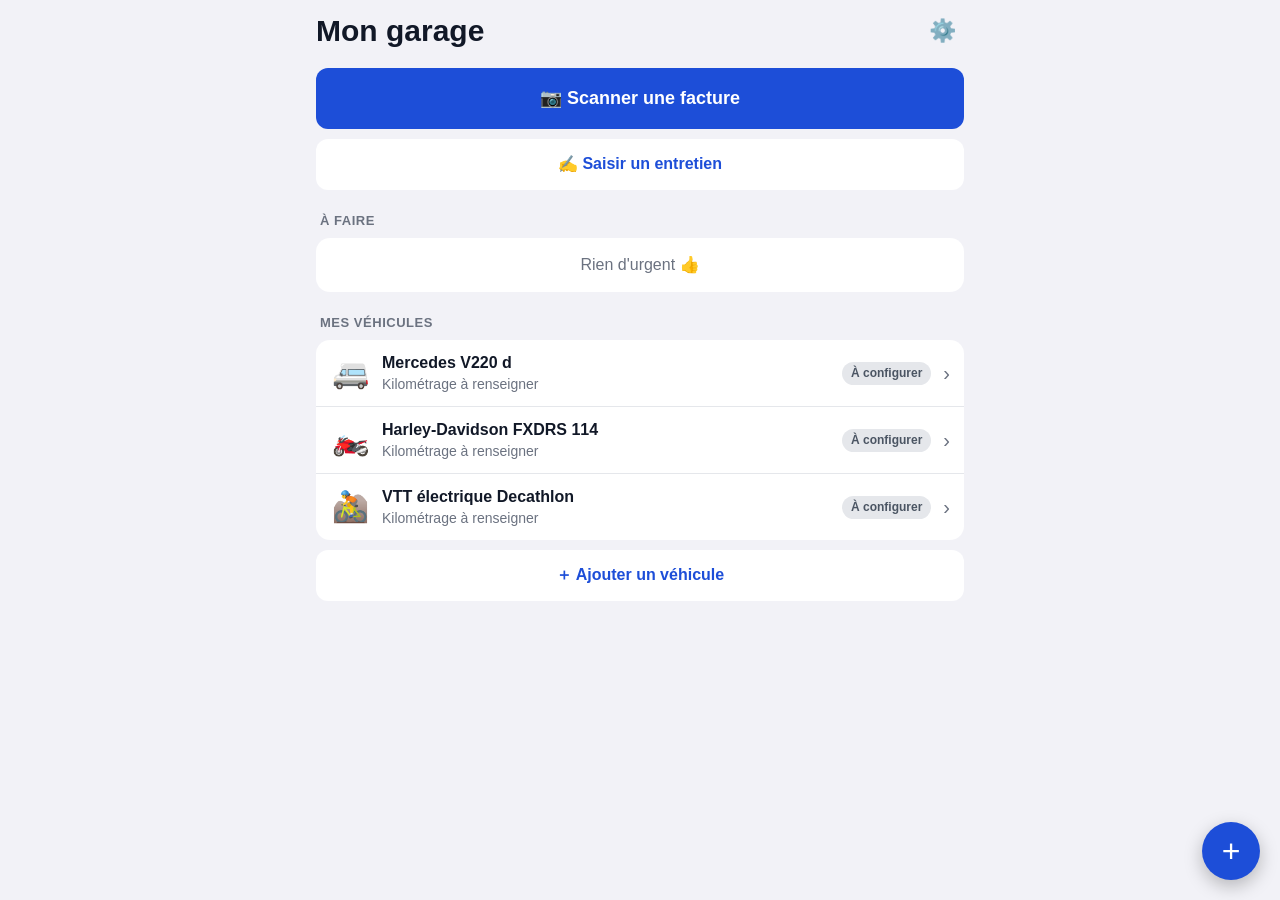
<file: carnet-entretien/index.html>
<!doctype html>
<html lang="fr">
<head>
<meta charset="utf-8">
<meta name="viewport" content="width=device-width, initial-scale=1, viewport-fit=cover">
<title>Mon garage</title>
<meta name="description" content="Carnet d'entretien de mes véhicules : échéances, factures scannées, historique.">
<meta name="theme-color" content="#f2f2f7" media="(prefers-color-scheme: light)">
<meta name="theme-color" content="#000000" media="(prefers-color-scheme: dark)">
<meta name="apple-mobile-web-app-capable" content="yes">
<meta name="mobile-web-app-capable" content="yes">
<meta name="apple-mobile-web-app-status-bar-style" content="default">
<meta name="apple-mobile-web-app-title" content="Garage">
<link rel="manifest" href="manifest.webmanifest">
<link rel="apple-touch-icon" href="icons/apple-touch-icon.png">
<link rel="icon" href="icons/icon-192.png">
<link rel="stylesheet" href="style.css">
</head>
<body>
<header id="hdr"></header>
<main id="app"></main>
<button class="fab" id="fab" aria-label="Ajouter">+</button>

<div class="sheet-bg" id="sheetBg"></div>
<div class="sheet" id="sheet" role="dialog" aria-modal="true"></div>
<div class="busy" id="busy"><div><div class="spinner"></div><span></span></div></div>
<div class="toast" id="toast" role="status"></div>
<input type="file" id="scanFile" accept="image/*,application/pdf" hidden>
<input type="file" id="importFile" accept="application/json,.json" hidden>
<noscript>Cette application nécessite JavaScript.</noscript>
<script type="module" src="js/app.js"></script>
</body>
</html>
</file>
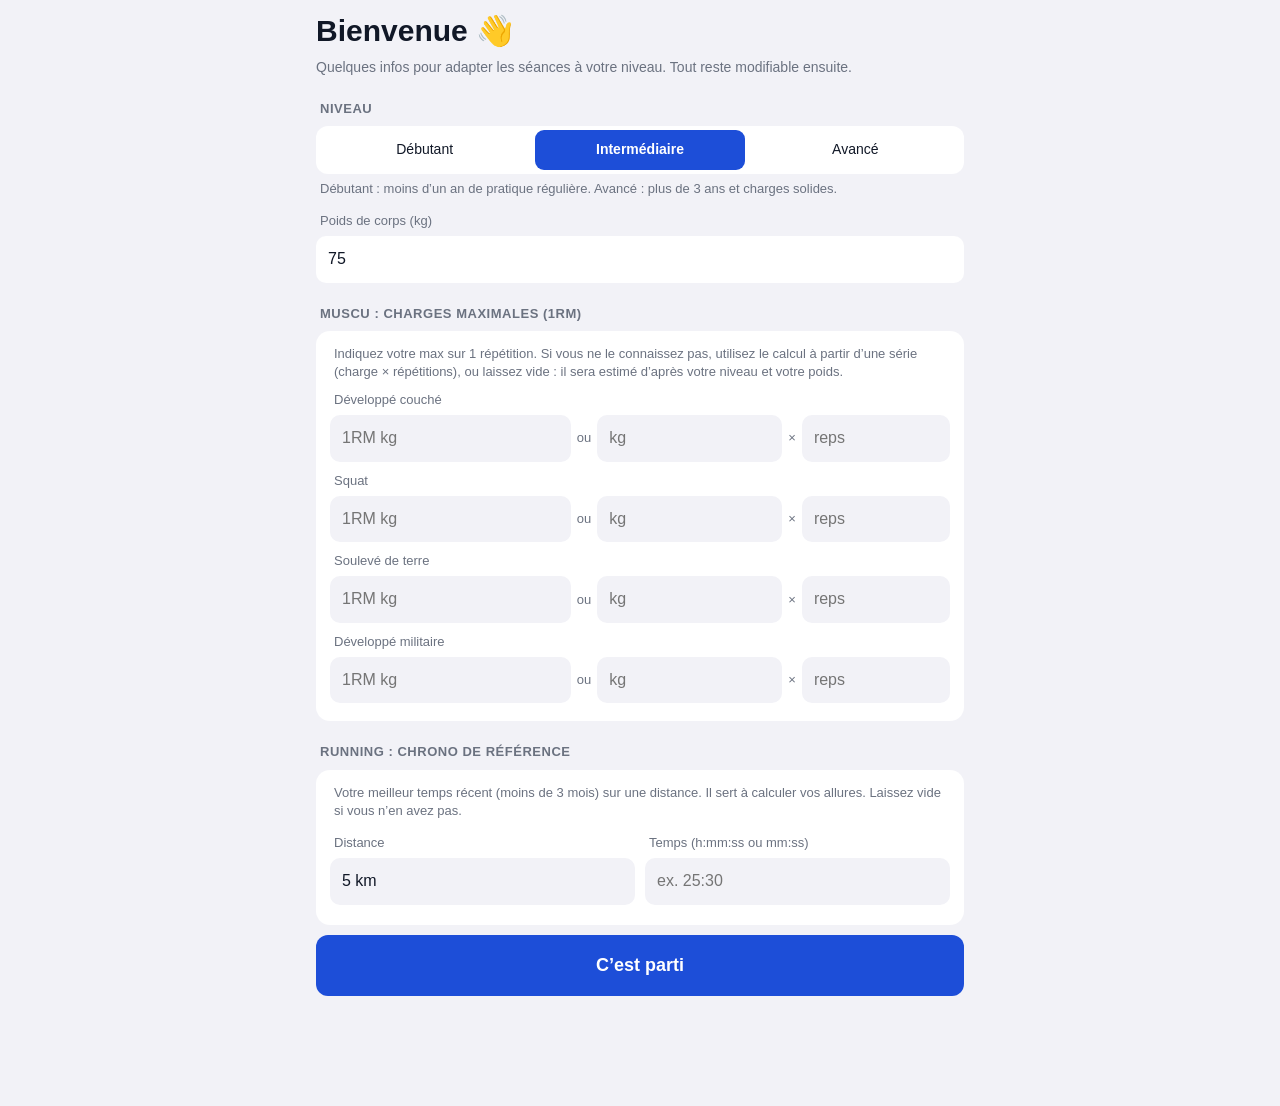
<file: seance/index.html>
<!doctype html>
<html lang="fr">
<head>
<meta charset="utf-8">
<meta name="viewport" content="width=device-width, initial-scale=1, viewport-fit=cover">
<title>Ma séance</title>
<meta name="description" content="Générateur de séances de musculation (push/pull/legs) et de running adaptées à ma forme et mon niveau.">
<meta name="theme-color" content="#f2f2f7" media="(prefers-color-scheme: light)">
<meta name="theme-color" content="#000000" media="(prefers-color-scheme: dark)">
<meta name="apple-mobile-web-app-capable" content="yes">
<meta name="mobile-web-app-capable" content="yes">
<meta name="apple-mobile-web-app-status-bar-style" content="default">
<meta name="apple-mobile-web-app-title" content="Séance">
<link rel="manifest" href="manifest.webmanifest">
<link rel="apple-touch-icon" href="icons/apple-touch-icon.png">
<link rel="icon" href="icons/icon-192.png">
<link rel="stylesheet" href="style.css">
</head>
<body>
<header id="hdr"></header>
<main id="app"></main>
<div class="timer" id="timer" role="timer" aria-live="off"></div>
<nav class="tabs" id="tabs"></nav>
<div class="celebrate" id="celebrate"></div>
<div class="busy" id="busy"><div><div class="spinner"></div><span></span></div></div>

<div class="sheet-bg" id="sheetBg"></div>
<div class="sheet" id="sheet" role="dialog" aria-modal="true"></div>
<div class="toast" id="toast" role="status"></div>
<input type="file" id="importFile" accept="application/json,.json" hidden>
<noscript>Cette application nécessite JavaScript.</noscript>
<script>
// Filet de sécurité : si l'app ne s'est pas affichée (fichiers d'anciennes et nouvelles versions mélangés),
// proposer de vider le cache hors ligne puis de recharger. Les données (séances, progression) ne sont pas touchées.
setTimeout(function () {
  var app = document.getElementById('app');
  if (app && app.children.length) return;
  app.innerHTML = '<div style="padding:40px 16px;text-align:center"><p style="font-size:18px"><b>Mise à jour en cours…</b></p>' +
    '<p style="color:#6b7280">L’app n’a pas pu se charger complètement. Vos données sont conservées.</p>' +
    '<button id="repair" style="margin-top:12px;padding:14px 22px;border:0;border-radius:12px;background:#1d4ed8;color:#fff;font:600 17px -apple-system,sans-serif">🔧 Réparer et recharger</button></div>';
  document.getElementById('repair').onclick = function () {
    var p = [];
    if (window.caches) p.push(caches.keys().then(function (ks) { return Promise.all(ks.map(function (k) { return caches.delete(k); })); }));
    if (navigator.serviceWorker) p.push(navigator.serviceWorker.getRegistrations().then(function (rs) { return Promise.all(rs.map(function (r) { return r.unregister(); })); }));
    Promise.all(p).finally(function () { location.replace(location.pathname + '?v=' + Date.now() + location.hash); });
  };
}, 6000);
</script>
<script type="module" src="js/app.js"></script>
</body>
</html>
</file>
<file: carnet-entretien/style.css>
:root {
  --bg: #f2f2f7; --card: #ffffff; --text: #111827; --muted: #6b7280; --line: #e5e7eb;
  --accent: #1d4ed8; --accent-text: #ffffff; --accent-soft: #dbeafe;
  --danger: #dc2626; --danger-soft: #fee2e2; --warn: #b45309; --warn-soft: #fef3c7;
  --ok: #15803d; --ok-soft: #dcfce7; --unk: #4b5563; --unk-soft: #e5e7eb;
}
@media (prefers-color-scheme: dark) {
  :root {
    --bg: #000000; --card: #1c1c1e; --text: #f3f4f6; --muted: #9ca3af; --line: #2c2c2e;
    --accent: #60a5fa; --accent-text: #0b1220; --accent-soft: #172554;
    --danger: #f87171; --danger-soft: #450a0a; --warn: #fbbf24; --warn-soft: #422006;
    --ok: #4ade80; --ok-soft: #052e16; --unk: #d1d5db; --unk-soft: #374151;
  }
}
* { box-sizing: border-box; -webkit-tap-highlight-color: transparent; }
html, body { margin: 0; background: var(--bg); color: var(--text);
  font: 16px/1.4 -apple-system, BlinkMacSystemFont, "Segoe UI", Roboto, sans-serif; }
body { padding: env(safe-area-inset-top) 0 calc(90px + env(safe-area-inset-bottom)); min-height: 100vh; }
a { color: var(--accent); }
header { position: sticky; top: 0; z-index: 5; background: var(--bg); padding: 10px 16px 6px;
  display: flex; align-items: center; gap: 8px; max-width: 680px; margin: 0 auto; }
header h1 { font-size: 30px; margin: 0; flex: 1; }
.back { background: none; border: 0; color: var(--accent); font-size: 17px; padding: 6px 0; cursor: pointer; }
.icon-btn { background: none; border: 0; font-size: 22px; padding: 6px 8px; cursor: pointer; }
main { padding: 0 16px; max-width: 680px; margin: 0 auto; }
h2 { font-size: 13px; text-transform: uppercase; letter-spacing: .04em; color: var(--muted);
  font-weight: 600; margin: 22px 4px 8px; }
.page-title { font-size: 30px; margin: 0; }
.muted { color: var(--muted); font-size: 14px; margin: 0 0 8px; }
.center { text-align: center; margin-top: 24px; }
.card { background: var(--card); border-radius: 14px; overflow: hidden; display: block; width: 100%; }
.card.pad { padding: 14px; }
.tap { border: 0; font: inherit; color: inherit; text-align: left; cursor: pointer; }

.row { display: flex; align-items: center; gap: 12px; padding: 12px 14px; border: 0;
  border-bottom: 1px solid var(--line); width: 100%; background: none; color: inherit; font: inherit;
  text-align: left; cursor: pointer; }
.row:last-child { border-bottom: 0; }
div.row { cursor: default; }
.row .emoji { font-size: 24px; width: 34px; text-align: center; flex: none; }
.row .emoji.big { font-size: 30px; width: 40px; }
.row .body { flex: 1; min-width: 0; }
.body.plain { background: none; border: 0; padding: 0; font: inherit; color: inherit; text-align: left; cursor: pointer; }
.row .title { font-weight: 600; }
.row .title.wrap { overflow: hidden; display: -webkit-box; -webkit-line-clamp: 2; -webkit-box-orient: vertical; }
.row .sub, .sub { color: var(--muted); font-size: 14px; }
.row .right { text-align: right; font-size: 14px; color: var(--muted); flex: none; }
.chev { color: var(--muted); flex: none; font-size: 20px; }

.pill { display: inline-block; font-size: 12px; font-weight: 600; padding: 3px 9px; border-radius: 99px; flex: none; white-space: nowrap; }
.pill.late { background: var(--danger-soft); color: var(--danger); }
.pill.soon { background: var(--warn-soft); color: var(--warn); }
.pill.ok { background: var(--ok-soft); color: var(--ok); }
.pill.unk { background: var(--unk-soft); color: var(--unk); }
.done-btn { flex: none; width: 40px; height: 40px; border-radius: 50%; border: 2px solid var(--ok);
  background: none; color: var(--ok); font-size: 20px; font-weight: 700; cursor: pointer; }
.done-btn:active { background: var(--ok-soft); }

.empty { text-align: center; color: var(--muted); padding: 28px 16px; }
.empty.small { padding: 16px; }
.stats { display: grid; grid-template-columns: 1fr 1fr; gap: 10px; }
.stat { background: var(--card); border-radius: 14px; padding: 12px 14px; }
.stat b { display: block; font-size: 22px; }
.stat span { color: var(--muted); font-size: 13px; }
.vhead { display: flex; align-items: center; gap: 12px; margin: 0 0 12px; }
.vemoji { font-size: 46px; }
.vname { font-size: 24px; font-weight: 700; line-height: 1.2; }
.tires { display: grid; grid-template-columns: 1fr 1fr; padding: 12px 14px; gap: 4px 10px; }
.tires span { display: block; color: var(--muted); font-size: 13px; }
.tires b { font-size: 22px; }
.tires p { grid-column: 1 / -1; margin: 6px 0 0; color: var(--muted); font-size: 13px; }

.btn { display: block; width: 100%; padding: 14px; border-radius: 12px; border: 0; font: inherit;
  font-weight: 600; cursor: pointer; margin-top: 10px; background: var(--card); color: var(--accent); text-align: center; }
.btn.primary { background: var(--accent); color: var(--accent-text); }
.btn.danger { color: var(--danger); }
.btn.big { padding: 18px; font-size: 18px; }
.btn:active { opacity: .7; }
.actions2 { display: grid; grid-template-columns: 2fr 1fr; gap: 10px; }
.actions2 .btn { margin-top: 12px; }
.scan-cta { margin-top: 8px; }

.fab { position: fixed; right: 20px; bottom: calc(20px + env(safe-area-inset-bottom)); width: 58px; height: 58px;
  border-radius: 50%; background: var(--accent); color: var(--accent-text); border: 0; font-size: 32px; line-height: 1;
  box-shadow: 0 6px 18px rgba(0,0,0,.25); cursor: pointer; z-index: 6; }

.install { position: relative; background: var(--accent-soft); border-radius: 14px; padding: 12px 40px 12px 14px;
  font-size: 14px; margin-top: 6px; }
.install button { position: absolute; top: 8px; right: 8px; background: none; border: 0; color: var(--muted); font-size: 18px; cursor: pointer; }

/* Feuille modale */
.sheet-bg { position: fixed; inset: 0; background: rgba(0,0,0,.4); z-index: 20; opacity: 0; pointer-events: none; transition: opacity .2s; }
.sheet-bg.open { opacity: 1; pointer-events: auto; }
.sheet { position: fixed; left: 0; right: 0; bottom: 0; z-index: 21; background: var(--bg);
  border-radius: 16px 16px 0 0; max-height: 94vh; overflow-y: auto; -webkit-overflow-scrolling: touch;
  transform: translateY(105%); transition: transform .25s ease; padding-bottom: env(safe-area-inset-bottom);
  max-width: 680px; margin: 0 auto; }
.sheet:not(.open) { visibility: hidden; transition: transform .25s ease, visibility 0s .25s; }
.sheet.open { transform: none; }
.sheet-head { display: flex; align-items: center; justify-content: space-between; gap: 8px; padding: 14px 16px;
  position: sticky; top: 0; background: var(--bg); z-index: 1; border-bottom: 1px solid var(--line); }
.sheet-head b { font-size: 17px; text-align: center; flex: 1; overflow: hidden; text-overflow: ellipsis; white-space: nowrap; }
.sheet-head button { background: none; border: 0; color: var(--accent); font-size: 17px; cursor: pointer; padding: 4px; min-width: 60px; }
.sheet-head .save { font-weight: 700; text-align: right; }
form { padding: 4px 16px 28px; }
label { display: block; font-size: 13px; color: var(--muted); margin: 14px 4px 6px; }
input, select, textarea { width: 100%; padding: 12px; border: 0; border-radius: 10px; background: var(--card);
  color: var(--text); font: inherit; font-size: 16px; -webkit-appearance: none; appearance: none; }
input[type="date"] { min-height: 46px; }
textarea { min-height: 70px; resize: vertical; }
.grid2 { display: grid; grid-template-columns: 1fr 1fr; gap: 10px; }
.grid-emoji { display: grid; grid-template-columns: 70px 1fr; gap: 10px; }
.grid-emoji input[name="emoji"] { text-align: center; font-size: 22px; padding: 8px; }
.hint { font-size: 13px; color: var(--muted); margin: 6px 4px 0; }
.checks .check { margin: 0; padding: 12px 14px; border-bottom: 1px solid var(--line); }
.checks .check:last-child { border-bottom: 0; }
.check { display: flex; align-items: center; gap: 12px; color: var(--text); font-size: 15px; cursor: pointer; }
.check.inline { margin: 14px 4px 0; }
.check input { width: 22px; height: 22px; flex: none; padding: 0; border-radius: 6px; border: 2px solid var(--muted);
  background: var(--card); display: grid; place-content: center; }
.check input:checked { background: var(--accent); border-color: var(--accent); }
.check input:checked::after { content: "✓"; color: var(--accent-text); font-size: 15px; font-weight: 700; }
.banner { border-radius: 12px; padding: 12px 14px; font-size: 14px; margin-top: 12px; background: var(--accent-soft); }
.banner.ocr { background: var(--warn-soft); }
.inv img { width: 100%; max-height: 260px; object-fit: contain; border-radius: 12px; background: var(--card); display: block; }
.statusline { display: flex; align-items: center; gap: 10px; margin-bottom: 8px; }

.busy { position: fixed; inset: 0; z-index: 40; background: rgba(0,0,0,.45); display: none; align-items: center; justify-content: center; }
.busy.show { display: flex; }
.busy > div { background: var(--card); color: var(--text); border-radius: 16px; padding: 22px 26px; text-align: center; max-width: 80vw; }
.spinner { width: 34px; height: 34px; border-radius: 50%; border: 4px solid var(--line); border-top-color: var(--accent);
  margin: 0 auto 12px; animation: spin 0.9s linear infinite; }
@keyframes spin { to { transform: rotate(360deg); } }
.toast { position: fixed; left: 50%; bottom: calc(96px + env(safe-area-inset-bottom)); transform: translateX(-50%);
  background: #111827; color: #fff; padding: 10px 16px; border-radius: 99px; font-size: 14px; z-index: 50;
  opacity: 0; transition: opacity .2s; pointer-events: none; max-width: 90vw; text-align: center; }
.toast.show { opacity: .95; }
</file>
<file: seance/style.css>
:root {
  --bg: #f2f2f7; --card: #ffffff; --text: #111827; --muted: #6b7280; --line: #e5e7eb;
  --accent: #1d4ed8; --accent-text: #ffffff; --accent-soft: #dbeafe;
  --danger: #dc2626; --danger-soft: #fee2e2; --warn: #b45309; --warn-soft: #fef3c7;
  --ok: #15803d; --ok-soft: #dcfce7; --unk: #4b5563; --unk-soft: #e5e7eb;
}
@media (prefers-color-scheme: dark) {
  :root {
    --bg: #000000; --card: #1c1c1e; --text: #f3f4f6; --muted: #9ca3af; --line: #2c2c2e;
    --accent: #60a5fa; --accent-text: #0b1220; --accent-soft: #172554;
    --danger: #f87171; --danger-soft: #450a0a; --warn: #fbbf24; --warn-soft: #422006;
    --ok: #4ade80; --ok-soft: #052e16; --unk: #d1d5db; --unk-soft: #374151;
  }
}
* { box-sizing: border-box; -webkit-tap-highlight-color: transparent; }
html, body { margin: 0; background: var(--bg); color: var(--text);
  font: 16px/1.4 -apple-system, BlinkMacSystemFont, "Segoe UI", Roboto, sans-serif; }
body { padding: env(safe-area-inset-top) 0 calc(90px + env(safe-area-inset-bottom)); min-height: 100vh; }
a { color: var(--accent); }
header { position: sticky; top: 0; z-index: 5; background: var(--bg); padding: 10px 16px 6px;
  display: flex; align-items: center; gap: 8px; max-width: 680px; margin: 0 auto; }
header h1 { font-size: 30px; margin: 0; flex: 1; }
.back { background: none; border: 0; color: var(--accent); font-size: 17px; padding: 6px 0; cursor: pointer; }
.icon-btn { background: none; border: 0; font-size: 22px; padding: 6px 8px; cursor: pointer; }
main { padding: 0 16px; max-width: 680px; margin: 0 auto; }
h2 { font-size: 13px; text-transform: uppercase; letter-spacing: .04em; color: var(--muted);
  font-weight: 600; margin: 22px 4px 8px; }
.page-title { font-size: 30px; margin: 0; }
.muted { color: var(--muted); font-size: 14px; margin: 0 0 8px; }
.center { text-align: center; margin-top: 24px; }
.card { background: var(--card); border-radius: 14px; overflow: hidden; display: block; width: 100%; }
.card.pad { padding: 14px; }
.tap { border: 0; font: inherit; color: inherit; text-align: left; cursor: pointer; }

.row { display: flex; align-items: center; gap: 12px; padding: 12px 14px; border: 0;
  border-bottom: 1px solid var(--line); width: 100%; background: none; color: inherit; font: inherit;
  text-align: left; cursor: pointer; }
.row:last-child { border-bottom: 0; }
div.row { cursor: default; }
.row .emoji { font-size: 24px; width: 34px; text-align: center; flex: none; }
.row .emoji.big { font-size: 30px; width: 40px; }
.row .body { flex: 1; min-width: 0; }
.body.plain { background: none; border: 0; padding: 0; font: inherit; color: inherit; text-align: left; cursor: pointer; }
.row .title { font-weight: 600; }
.row .title.wrap { overflow: hidden; display: -webkit-box; -webkit-line-clamp: 2; -webkit-box-orient: vertical; }
.row .sub, .sub { color: var(--muted); font-size: 14px; }
.row .right { text-align: right; font-size: 14px; color: var(--muted); flex: none; }
.chev { color: var(--muted); flex: none; font-size: 20px; }

.pill { display: inline-block; font-size: 12px; font-weight: 600; padding: 3px 9px; border-radius: 99px; flex: none; white-space: nowrap; }
.pill.late { background: var(--danger-soft); color: var(--danger); }
.pill.soon { background: var(--warn-soft); color: var(--warn); }
.pill.ok { background: var(--ok-soft); color: var(--ok); }
.pill.unk { background: var(--unk-soft); color: var(--unk); }
.done-btn { flex: none; width: 40px; height: 40px; border-radius: 50%; border: 2px solid var(--ok);
  background: none; color: var(--ok); font-size: 20px; font-weight: 700; cursor: pointer; }
.done-btn:active { background: var(--ok-soft); }

.empty { text-align: center; color: var(--muted); padding: 28px 16px; }
.empty.small { padding: 16px; }
.stats { display: grid; grid-template-columns: 1fr 1fr; gap: 10px; }
.stat { background: var(--card); border-radius: 14px; padding: 12px 14px; }
.stat b { display: block; font-size: 22px; }
.stat span { color: var(--muted); font-size: 13px; }
.vhead { display: flex; align-items: center; gap: 12px; margin: 0 0 12px; }
.vemoji { font-size: 46px; }
.vname { font-size: 24px; font-weight: 700; line-height: 1.2; }
.tires { display: grid; grid-template-columns: 1fr 1fr; padding: 12px 14px; gap: 4px 10px; }
.tires span { display: block; color: var(--muted); font-size: 13px; }
.tires b { font-size: 22px; }
.tires p { grid-column: 1 / -1; margin: 6px 0 0; color: var(--muted); font-size: 13px; }

.btn { display: block; width: 100%; padding: 14px; border-radius: 12px; border: 0; font: inherit;
  font-weight: 600; cursor: pointer; margin-top: 10px; background: var(--card); color: var(--accent); text-align: center; }
.btn.primary { background: var(--accent); color: var(--accent-text); }
.btn.danger { color: var(--danger); }
.btn.big { padding: 18px; font-size: 18px; }
.btn:active { opacity: .7; }
.actions2 { display: grid; grid-template-columns: 2fr 1fr; gap: 10px; }
.actions2 .btn { margin-top: 12px; }
.scan-cta { margin-top: 8px; }

.fab { position: fixed; right: 20px; bottom: calc(20px + env(safe-area-inset-bottom)); width: 58px; height: 58px;
  border-radius: 50%; background: var(--accent); color: var(--accent-text); border: 0; font-size: 32px; line-height: 1;
  box-shadow: 0 6px 18px rgba(0,0,0,.25); cursor: pointer; z-index: 6; }

.install { position: relative; background: var(--accent-soft); border-radius: 14px; padding: 12px 40px 12px 14px;
  font-size: 14px; margin-top: 6px; }
.install button { position: absolute; top: 8px; right: 8px; background: none; border: 0; color: var(--muted); font-size: 18px; cursor: pointer; }

/* Feuille modale */
.sheet-bg { position: fixed; inset: 0; background: rgba(0,0,0,.4); z-index: 20; opacity: 0; pointer-events: none; transition: opacity .2s; }
.sheet-bg.open { opacity: 1; pointer-events: auto; }
.sheet { position: fixed; left: 0; right: 0; bottom: 0; z-index: 21; background: var(--bg);
  border-radius: 16px 16px 0 0; max-height: 94vh; overflow-y: auto; -webkit-overflow-scrolling: touch;
  transform: translateY(105%); transition: transform .25s ease; padding-bottom: env(safe-area-inset-bottom);
  max-width: 680px; margin: 0 auto; }
.sheet:not(.open) { visibility: hidden; transition: transform .25s ease, visibility 0s .25s; }
.sheet.open { transform: none; }
.sheet-head { display: flex; align-items: center; justify-content: space-between; gap: 8px; padding: 14px 16px;
  position: sticky; top: 0; background: var(--bg); z-index: 1; border-bottom: 1px solid var(--line); }
.sheet-head b { font-size: 17px; text-align: center; flex: 1; overflow: hidden; text-overflow: ellipsis; white-space: nowrap; }
.sheet-head button { background: none; border: 0; color: var(--accent); font-size: 17px; cursor: pointer; padding: 4px; min-width: 60px; }
.sheet-head .save { font-weight: 700; text-align: right; }
form { padding: 4px 16px 28px; }
label { display: block; font-size: 13px; color: var(--muted); margin: 14px 4px 6px; }
input, select, textarea { width: 100%; padding: 12px; border: 0; border-radius: 10px; background: var(--card);
  color: var(--text); font: inherit; font-size: 16px; -webkit-appearance: none; appearance: none; }
input[type="date"] { min-height: 46px; }
textarea { min-height: 70px; resize: vertical; }
.grid2 { display: grid; grid-template-columns: 1fr 1fr; gap: 10px; }
.grid-emoji { display: grid; grid-template-columns: 70px 1fr; gap: 10px; }
.grid-emoji input[name="emoji"] { text-align: center; font-size: 22px; padding: 8px; }
.hint { font-size: 13px; color: var(--muted); margin: 6px 4px 0; }
.checks .check { margin: 0; padding: 12px 14px; border-bottom: 1px solid var(--line); }
.checks .check:last-child { border-bottom: 0; }
.check { display: flex; align-items: center; gap: 12px; color: var(--text); font-size: 15px; cursor: pointer; }
.check.inline { margin: 14px 4px 0; }
.check input { width: 22px; height: 22px; flex: none; padding: 0; border-radius: 6px; border: 2px solid var(--muted);
  background: var(--card); display: grid; place-content: center; }
.check input:checked { background: var(--accent); border-color: var(--accent); }
.check input:checked::after { content: "✓"; color: var(--accent-text); font-size: 15px; font-weight: 700; }
.banner { border-radius: 12px; padding: 12px 14px; font-size: 14px; margin-top: 12px; background: var(--accent-soft); }
.banner.ocr { background: var(--warn-soft); }
.inv img { width: 100%; max-height: 260px; object-fit: contain; border-radius: 12px; background: var(--card); display: block; }
.statusline { display: flex; align-items: center; gap: 10px; margin-bottom: 8px; }

.busy { position: fixed; inset: 0; z-index: 40; background: rgba(0,0,0,.45); display: none; align-items: center; justify-content: center; }
.busy.show { display: flex; }
.busy > div { background: var(--card); color: var(--text); border-radius: 16px; padding: 22px 26px; text-align: center; max-width: 80vw; }
.spinner { width: 34px; height: 34px; border-radius: 50%; border: 4px solid var(--line); border-top-color: var(--accent);
  margin: 0 auto 12px; animation: spin 0.9s linear infinite; }
@keyframes spin { to { transform: rotate(360deg); } }
.toast { position: fixed; left: 50%; bottom: calc(96px + env(safe-area-inset-bottom)); transform: translateX(-50%);
  background: #111827; color: #fff; padding: 10px 16px; border-radius: 99px; font-size: 14px; z-index: 50;
  opacity: 0; transition: opacity .2s; pointer-events: none; max-width: 90vw; text-align: center; }
.toast.show { opacity: .95; }

/* ===== Ma séance ===== */
header h1.small { font-size: 20px; text-align: center; overflow: hidden; text-overflow: ellipsis; white-space: nowrap; }
header .back { min-width: 70px; }
body.has-timer { padding-bottom: calc(240px + env(safe-area-inset-bottom)); }
b.big { font-size: 18px; color: var(--text); }

.resume { display: flex; align-items: center; gap: 12px; padding: 14px; margin-bottom: 12px; background: var(--accent-soft); }
.resume > span:first-child { font-size: 22px; color: var(--accent); }
.resume div { flex: 1; }
.choices { display: grid; grid-template-columns: 1fr 1fr; gap: 10px; margin-top: 4px; }
.choice { background: var(--card); border-radius: 16px; padding: 18px 14px; display: flex; flex-direction: column; gap: 4px; align-items: flex-start; }
.choice .ce { font-size: 36px; }
.choice b { font-size: 20px; }
.choice:active, .resume:active { opacity: .7; }

.slider { padding: 6px 0 12px; border-bottom: 1px solid var(--line); }
.slider:last-of-type { border-bottom: 0; }
.sl-top { display: flex; justify-content: space-between; align-items: baseline; }
.sl-top output { color: var(--muted); font-size: 14px; }
.sl-ends { display: flex; justify-content: space-between; color: var(--muted); font-size: 12px; }
input[type="range"] { padding: 0; height: 34px; background: none; -webkit-appearance: none; appearance: none; }
input[type="range"]::-webkit-slider-runnable-track { height: 6px; border-radius: 3px; background: var(--line); }
input[type="range"]::-webkit-slider-thumb { -webkit-appearance: none; width: 28px; height: 28px; border-radius: 50%;
  background: var(--accent); margin-top: -11px; box-shadow: 0 1px 4px rgba(0,0,0,.3); }
input[type="range"]::-moz-range-track { height: 6px; border-radius: 3px; background: var(--line); }
input[type="range"]::-moz-range-thumb { width: 26px; height: 26px; border-radius: 50%; background: var(--accent); border: 0; }

.form-verdict { border-radius: 12px; padding: 12px 14px; font-size: 14px; margin-top: 10px; background: var(--ok-soft); }
.form-verdict.lvl2 { background: var(--warn-soft); }
.form-verdict.lvl1, .form-verdict.lvl0 { background: var(--danger-soft); }
main > .form-verdict:first-child { margin-top: 4px; }

.chips { display: flex; flex-wrap: wrap; gap: 8px; }
.chip { margin: 0; cursor: pointer; }
.chip input { display: none; }
.chip span { display: inline-block; padding: 8px 14px; border-radius: 99px; background: var(--card); color: var(--text); font-size: 15px; }
.chip input:checked + span { background: var(--danger-soft); color: var(--danger); font-weight: 600; }

.seg { display: grid; grid-template-columns: repeat(4, 1fr); gap: 6px; background: var(--card); padding: 4px; border-radius: 12px; }
.seg.three { grid-template-columns: repeat(3, 1fr); }
.seg label { margin: 0; }
.seg input { display: none; }
.seg span { display: flex; align-items: center; justify-content: center; text-align: center; min-height: 40px; padding: 6px 4px;
  border-radius: 9px; font-size: 14px; color: var(--text); cursor: pointer; line-height: 1.2; }
.seg input:checked + span { background: var(--accent); color: var(--accent-text); font-weight: 600; }
.check.radio { margin: 0; }
.check.radio input { border-radius: 50%; }
.check.radio input:checked::after { content: ""; width: 8px; height: 8px; border-radius: 50%; background: var(--accent-text); }
main form { padding: 0 0 20px; }
#subBox label { margin-top: 14px; }

.lift { margin-bottom: 4px; }
.lift label { margin-top: 10px; }
.lift-row { display: grid; grid-template-columns: 1.3fr auto 1fr auto 0.8fr; gap: 6px; align-items: center; }
.lift-row input { background: var(--bg); }
.card.pad select, .card.pad input:not([type]) , .card.pad input[inputmode] { background: var(--bg); }
.or { color: var(--muted); font-size: 13px; }

/* Séance */
.tick { flex: none; width: 38px; height: 38px; border-radius: 50%; border: 2px solid var(--line); background: none;
  color: transparent; font-size: 18px; font-weight: 700; cursor: pointer; }
.tick.on { border-color: var(--ok); background: var(--ok); color: #fff; }
.is-done .title, .is-done .set-txt { opacity: .55; }
.mini { flex: none; background: var(--accent-soft); color: var(--accent); border: 0; border-radius: 99px; padding: 7px 11px;
  font: inherit; font-size: 14px; font-weight: 600; cursor: pointer; }
.ex { margin-bottom: 12px; }
.ex-head { display: flex; gap: 10px; padding: 14px 14px 6px; align-items: flex-start; }
.ex-head .body { flex: 1; min-width: 0; }
.ex-slot { font-size: 12px; text-transform: uppercase; letter-spacing: .04em; color: var(--accent); font-weight: 700; }
.ex-name { font-size: 18px; font-weight: 700; margin: 2px 0; }
.warn { margin-top: 6px; font-size: 13px; color: var(--warn); }
.rest-edit { display: block; width: calc(100% - 28px); margin: 4px 14px 8px; text-align: left; background: var(--bg); border: 0;
  border-radius: 10px; padding: 9px 12px; font: inherit; font-size: 14px; color: var(--muted); cursor: pointer; }
.rest-edit b { color: var(--text); }
.set { display: flex; align-items: center; gap: 8px; padding: 8px 14px; border-top: 1px solid var(--line); }
.set.wu .set-n, .set.wu .set-txt { color: var(--muted); }
.set-n { width: 58px; flex: none; font-size: 13px; color: var(--muted); font-weight: 600; }
.set-txt { flex: 1; min-width: 0; background: none; border: 0; padding: 6px 0; font: inherit; color: var(--text); text-align: left; cursor: pointer; font-size: 15px; }
.set-txt b { font-size: 17px; }
.set-rest { flex: none; font-size: 12px; color: var(--muted); }
.big-stats .stat b { font-size: 24px; }
.desc { margin-top: 10px; font-size: 15px; }
.tips { margin: 0; padding-left: 20px; font-size: 14px; }
.tips li { margin: 4px 0; }
.banner { margin-top: 8px; background: var(--warn-soft); }

.presets { display: grid; grid-template-columns: repeat(3, 1fr); gap: 8px; margin-top: 14px; }
.preset { padding: 14px 6px; border-radius: 12px; border: 0; background: var(--card); color: var(--text); font: inherit; font-weight: 600; cursor: pointer; }
.preset.on { background: var(--accent); color: var(--accent-text); }

/* Minuteur */
.timer { position: fixed; left: 0; right: 0; bottom: 0; z-index: 15; background: var(--card); max-width: 680px; margin: 0 auto;
  border-radius: 18px 18px 0 0; box-shadow: 0 -6px 24px rgba(0,0,0,.18); padding: 0 16px calc(12px + env(safe-area-inset-bottom));
  transform: translateY(110%); transition: transform .25s ease; overflow: hidden; }
.timer.show { transform: none; }
.t-bar { height: 5px; background: var(--line); margin: 0 -16px; }
.t-bar i { display: block; height: 100%; background: var(--accent); transition: width .25s linear; }
.timer.work .t-bar i { background: var(--danger); }
.timer.ef .t-bar i { background: var(--ok); }
.timer.done { background: var(--ok-soft); }
.t-top { display: flex; align-items: center; gap: 8px; padding-top: 10px; }
.t-label { flex: 1; font-weight: 600; font-size: 15px; }
.t-count { color: var(--muted); font-weight: 400; margin-left: 6px; font-size: 13px; }
.t-x { background: none; border: 0; color: var(--muted); font-size: 20px; cursor: pointer; padding: 4px 6px; }
.t-pace { font-size: 14px; color: var(--muted); }
.t-pace b { color: var(--text); font-size: 16px; }
.t-time { display: block; width: 100%; background: none; border: 0; color: var(--text); cursor: pointer;
  font: 700 64px/1.05 -apple-system, BlinkMacSystemFont, "SF Pro Rounded", "Segoe UI", sans-serif; font-variant-numeric: tabular-nums; text-align: center; padding: 2px 0; }
.t-time small { font-size: 16px; color: var(--muted); font-weight: 600; }
.t-next { text-align: center; color: var(--muted); font-size: 13px; margin-bottom: 4px; }
.t-btns { display: flex; gap: 8px; margin-top: 6px; }
.t-btns button { flex: 1; padding: 12px 4px; border-radius: 12px; border: 0; background: var(--bg); color: var(--text);
  font: inherit; font-weight: 600; cursor: pointer; }
.t-btns button.main { background: var(--accent); color: var(--accent-text); font-size: 20px; }
.t-btns button:active { opacity: .7; }
body.has-timer .toast { bottom: calc(250px + env(safe-area-inset-bottom)); }

/* Onglets */
.tabs { position: fixed; left: 0; right: 0; bottom: 0; z-index: 12; display: none; background: var(--card);
  border-top: 1px solid var(--line); padding: 4px 4px calc(4px + env(safe-area-inset-bottom)); max-width: 680px; margin: 0 auto; }
.tabs.show { display: grid; grid-template-columns: repeat(4, 1fr); }
.tabs button { background: none; border: 0; color: var(--muted); font: inherit; font-size: 11px; display: flex; flex-direction: column;
  align-items: center; gap: 1px; padding: 4px 0; cursor: pointer; }
.tabs button span { font-size: 22px; filter: grayscale(1); opacity: .6; }
.tabs button.on { color: var(--accent); font-weight: 600; }
.tabs button.on span { filter: none; opacity: 1; }
body.has-tabs { padding-bottom: calc(80px + env(safe-area-inset-bottom)); }
.timer { z-index: 16; }

/* Demande libre */
.free { display: flex; align-items: center; gap: 12px; padding: 14px; margin-top: 10px;
  background: linear-gradient(135deg, #ede9fe, #dbeafe); color: #1e1b4b; }
@media (prefers-color-scheme: dark) { .free { background: linear-gradient(135deg, #2e1065, #172554); color: #e0e7ff; } }
.free .ce { font-size: 28px; }
.free > div { flex: 1; } .free .sub { color: inherit; opacity: .75; }
.banner.ai { background: #ede9fe; color: #3b0764; }
@media (prefers-color-scheme: dark) { .banner.ai { background: #2e1065; color: #ede9fe; } }
.ex-chips { margin-top: 8px; }
.chip-btn { border: 0; background: var(--card); color: var(--accent); border-radius: 99px; padding: 7px 12px; font: inherit; font-size: 13px; cursor: pointer; text-align: left; }

/* Niveau */
.lvl-mini { display: flex; align-items: center; gap: 12px; padding: 10px 14px; margin-top: 10px; }
.lvl-mini .body { flex: 1; }
.lvl-face { width: 54px; height: 54px; border-radius: 12px; overflow: hidden; flex: none; border: 2px solid #111827; }
.lvl-face svg { width: 100%; height: auto; display: block; margin-top: -6px; transform: scale(1.5); transform-origin: 50% 30%; }
.xpbar { height: 8px; border-radius: 99px; background: var(--line); overflow: hidden; margin: 6px 0 3px; }
.xpbar i { display: block; height: 100%; background: var(--accent); border-radius: 99px; transition: width .4s; }
.xpbar.big { height: 14px; border: 2px solid #111827; }
.xpbar.big i { background: var(--rc); }

.panel { background: var(--card); border: 3px solid #111827; border-radius: 6px; overflow: hidden; box-shadow: 5px 5px 0 #111827; margin: 4px 4px 16px 0; }
.panel-art { position: relative; border-bottom: 3px solid #111827; }
.avatar { display: block; width: 100%; height: auto; }
.avatar.big { max-height: 340px; }
.avatar .rays { transform-origin: 100px 115px; animation: spin 40s linear infinite; }
.avatar .spark { animation: twinkle 1.6s ease-in-out infinite; transform-box: fill-box; transform-origin: center; }
@keyframes twinkle { 50% { opacity: .2; transform: scale(.5); } }
.bubble { position: absolute; top: 10px; left: 10px; max-width: 46%; background: #fff; color: #111827; border: 2.5px solid #111827;
  border-radius: 18px; padding: 8px 11px; font-size: 13px; font-weight: 700; line-height: 1.25; }
.bubble::after { content: ""; position: absolute; right: -14px; bottom: 6px; border: 8px solid transparent; border-left: 14px solid #111827; }
.rank-badge { position: absolute; right: 10px; bottom: 10px; width: 56px; height: 56px; border-radius: 50%; background: var(--rc);
  border: 3px solid #111827; color: #fff; display: grid; place-items: center; font: italic 900 26px/1 Impact, "Arial Black", sans-serif;
  -webkit-text-stroke: 1px #111827; transform: rotate(-8deg); }
.panel-info { padding: 12px 14px 14px; }
.lvl-num { font: italic 900 20px/1 Impact, "Arial Black", sans-serif; letter-spacing: .02em; }
.lvl-num b { font-size: 44px; color: var(--rc); -webkit-text-stroke: 1.5px #111827; }
.rank-name { font-weight: 800; font-size: 18px; margin: 4px 0 2px; }
.quest.ok .title { text-decoration: line-through; opacity: .6; }
.quest .xpbar { margin-bottom: 0; }
.badges { display: grid; grid-template-columns: repeat(3, 1fr); gap: 8px; }
.badge { background: var(--card); border-radius: 14px; padding: 10px 6px; text-align: center; display: flex; flex-direction: column; gap: 3px; opacity: .55; }
.badge.got { opacity: 1; box-shadow: inset 0 0 0 2px #facc15; }
.badge span { font-size: 30px; } .badge b { font-size: 13px; } .badge small { font-size: 11px; color: var(--muted); line-height: 1.2; }
.rank-chip { width: 36px; height: 36px; border-radius: 50%; display: grid; place-items: center; color: #fff; flex: none;
  font: italic 900 16px/1 Impact, "Arial Black", sans-serif; border: 2px solid #111827; }
.row.locked { opacity: .5; }

/* Célébration */
.celebrate { position: fixed; inset: 0; z-index: 60; background: rgba(0,0,0,.65); display: none; align-items: center; justify-content: center; padding: 16px; }
.celebrate.show { display: flex; animation: fadein .25s; }
@keyframes fadein { from { opacity: 0; } }
.cel-box { position: relative; overflow: hidden; background: #fff; color: #111827; border: 4px solid #111827; border-radius: 8px;
  box-shadow: 7px 7px 0 var(--rc); width: 100%; max-width: 380px; padding: 14px 16px 16px; text-align: center; animation: pop .45s cubic-bezier(.2,1.6,.4,1); }
@keyframes pop { from { transform: scale(.4) rotate(-6deg); } }
.cel-rays { position: absolute; inset: -50%; background: repeating-conic-gradient(from 0deg, var(--rc) 0 6deg, transparent 6deg 18deg); opacity: .18; animation: spin 18s linear infinite; }
.cel-box > *:not(.cel-rays) { position: relative; }
.cel-title { font: italic 900 38px/1 Impact, "Arial Black", sans-serif; color: var(--rc); -webkit-text-stroke: 2px #111827; letter-spacing: .02em; transform: rotate(-3deg); margin: 4px 0 8px; }
.cel-art { width: 190px; margin: 0 auto; border: 3px solid #111827; border-radius: 6px; overflow: hidden; }
.cel-lvl { margin-top: 10px; font-weight: 700; }
.cel-lvl b { font-size: 22px; color: var(--rc); }
.cel-xp { font: italic 900 30px/1.1 Impact, "Arial Black", sans-serif; color: #16a34a; -webkit-text-stroke: 1px #111827; margin: 6px 0; }
.cel-list { text-align: left; font-size: 14px; margin: 6px 0 4px; padding-left: 18px; }
.cel-box .btn.primary { background: #111827; color: #fff; }
.timer:not(.show) { visibility: hidden; transition: transform .25s ease, visibility 0s .25s; }
.avatar.photo { object-fit: cover; aspect-ratio: 4 / 5; }
.lvl-face img.photo { width: 100%; height: 100%; object-position: 50% 25%; }
.panel-art .avatar.photo { max-height: none; }
.cel-art .avatar.photo { display: block; width: 100%; }
.photo-btn { margin: 0 0 12px; }
.ph-canvas { display: block; width: 100%; margin-top: 12px; border-radius: 6px; touch-action: none; background: #fff; }
.ph-wrap[hidden] { display: none; }
.panel-art.is-photo .bubble { top: auto; bottom: 14px; left: 14px; max-width: 62%; }
.panel-art.is-photo .bubble::after { right: auto; left: 22px; bottom: auto; top: -16px; border: 8px solid transparent; border-bottom: 14px solid #111827; }
.avatar.hero { display: block; width: 100%; height: auto; }
.lvl-face svg.hero { width: 100%; height: 100%; margin: 0; transform: scale(2.4); transform-origin: 50% 25%; }
.panel-art .bubble { z-index: 1; }
.lvl-face img.photo { transform: scale(1.9); transform-origin: 50% 12%; }
/* Planche d'évolution */
.avatar.stage { display: block; width: auto; max-width: 100%; height: 470px; margin: 0 auto; object-fit: contain; }
.panel-art.is-stage { background: #1e1b4b; }
.cel-art .avatar.stage { height: 300px; }
.cel-art:has(.stage) { width: auto; display: inline-block; }
.lvl-face img.stage { width: 100%; height: 100%; object-fit: cover; object-position: 50% 0; transform: scale(1.9); transform-origin: 50% 24%; }
.stages { display: grid; grid-template-columns: repeat(3, 1fr); gap: 8px; }
.stage-card { position: relative; border-radius: 10px; overflow: hidden; border: 2px solid #111827; background: #1e1b4b; }
.stage-card img { display: block; width: 100%; aspect-ratio: 5 / 9; object-fit: cover; object-position: 50% 0; }
.stage-card.locked img { filter: brightness(0) blur(1px); opacity: .55; }
.stage-card.current { box-shadow: 0 0 0 3px #facc15; }
.stage-lbl { position: absolute; left: 0; right: 0; bottom: 0; padding: 14px 6px 6px; background: linear-gradient(transparent, rgba(0,0,0,.85));
  color: #fff; font-size: 11px; line-height: 1.2; text-align: center; }
.stage-lbl b { display: block; font: italic 900 15px/1 Impact, "Arial Black", sans-serif; }
.stage-card .lock { position: absolute; top: 40%; left: 50%; transform: translate(-50%, -50%); font-size: 26px; }
.stages.mini { grid-template-columns: repeat(9, 1fr); gap: 3px; margin-top: 10px; }
.stages.mini img { width: 100%; aspect-ratio: 5 / 9; object-fit: cover; object-position: 50% 0; border-radius: 4px; }
.sheet-card { margin-top: 12px; }
.panel-art.is-stage { overflow: hidden; }
.stage-bg { position: absolute; inset: -20px; background-size: cover; background-position: center; filter: blur(14px) brightness(.55); }
.panel-art.is-stage .avatar.stage { position: relative; }
.lvl-face img.stage { object-position: 50% 6%; transform: scale(1.45); transform-origin: 50% 72%; }
/* Stats sur l'image */
.art-wrap { position: relative; display: block; width: fit-content; max-width: 100%; margin: 0 auto; }
.panel-art:not(.is-stage) .art-wrap { width: 100%; }
.stat-box { position: absolute; left: 6%; right: 6%; bottom: 3%; background: rgba(10,12,40,.82); border: 1.5px solid rgba(255,255,255,.35);
  border-radius: 8px; padding: 6px 9px; color: #fff; font: 600 12px/1.25 -apple-system, "Segoe UI", sans-serif; backdrop-filter: blur(3px); }
.stat-box div { display: grid; grid-template-columns: 72px 1fr 26px; align-items: center; gap: 6px; }
.stat-box i { height: 6px; border-radius: 9px; background: rgba(255,255,255,.2); overflow: hidden; }
.stat-box i b { display: block; height: 100%; background: linear-gradient(90deg, #38bdf8, #a78bfa); }
.stat-box em { font-style: normal; text-align: right; font-weight: 800; }
.panel-art.is-stage .stat-box { bottom: 1.5%; left: 4%; right: 4%; padding: 8px 10px; }
.panel-art:not(.is-stage) .stat-box { left: auto; right: 12px; bottom: 74px; width: 52%; }
.panel-art.is-photo .stat-box { top: 14px; bottom: auto; }
.stat-val { float: right; }
.stat-box div { grid-template-columns: 1fr auto; gap: 1px 6px; margin-bottom: 3px; }
.stat-box i { grid-column: 1 / -1; grid-row: 2; height: 4px; }
.stat-box span, .stat-box em { grid-row: 1; }
.panel-art.is-stage .stat-box { font-size: 11.5px; }

/* 21 paliers */
.stages { grid-template-columns: repeat(3, 1fr); }
.stage-card img { aspect-ratio: 4 / 5; }
.stages.mini { grid-template-columns: repeat(7, 1fr); }
.stages.mini img { aspect-ratio: 4 / 5; }
.lvl-face img.stage { object-position: 50% 0; transform: scale(1.7); transform-origin: 50% 24%; }
.avatar.stage { height: auto; width: 100%; max-height: 520px; }
.rank-chip { font-size: 13px; }

/* Stats plus compactes (2 colonnes) pour laisser voir le personnage */
.stat-box { display: grid; grid-template-columns: 1fr 1fr; gap: 4px 10px; }
.stat-box div { margin-bottom: 0; }
.panel-art.is-stage .stat-box { left: 6%; right: 6%; bottom: 2%; padding: 6px 9px; font-size: 11px; }
.lvl-face img.stage { transform: scale(2); transform-origin: 50% 36%; }
.panel-art.is-stage .stat-box { top: 70%; bottom: 2%; align-content: center; background: rgba(10,12,40,.92); font-size: 12px; gap: 8px 12px; }
.stage-card img { aspect-ratio: 1 / 1; object-position: 50% 0; }
/* Deux pistes de progression */
.lvl-minis { display: grid; grid-template-columns: 1fr 1fr; gap: 10px; margin-top: 10px; }
.lvl-minis .lvl-mini { margin-top: 0; flex-direction: column; align-items: stretch; gap: 8px; padding: 10px; }
.lvl-minis .lvl-face { width: 100%; height: 110px; border-radius: 10px; }
.lvl-minis .lvl-face img.stage { transform: scale(1.35); transform-origin: 50% 30%; }
.lvl-minis .body b { font-size: 14px; line-height: 1.2; display: block; }
.lvl-track { font-size: 12px; font-weight: 700; color: var(--accent); text-transform: uppercase; letter-spacing: .03em; }
.seg.two { grid-template-columns: 1fr 1fr; margin-bottom: 12px; }
.track-seg input { display: none; }
.stat-box.run div { display: flex; justify-content: space-between; align-items: center; }
.stat-box.run em { font-weight: 800; }
.panel-art.is-stage .stat-box.run { display: block; top: 74%; }
.panel-art.is-stage .stat-box.run div { margin: 3px 0; }
.panel-art.is-stage .stat-box.run { top: 71%; bottom: 0; border-radius: 8px 8px 0 0; }
/* Accueil : grandes cartes Muscu / Running avec l'image du palier */
.hero-choices { display: grid; grid-template-columns: 1fr 1fr; gap: 10px; margin-top: 4px; }
.hero-choice { display: flex; flex-direction: column; padding: 0; overflow: hidden; border: 0; border-radius: 16px; background: var(--card);
  color: inherit; font: inherit; text-align: left; cursor: pointer; box-shadow: 0 0 0 2px var(--rc) inset; }
.hero-choice:active { opacity: .8; }
.hc-img { aspect-ratio: 4 / 5; overflow: hidden; background: #1e1b4b; }
.hc-img img, .hc-img svg { display: block; width: 100%; height: 100%; object-fit: cover; object-position: 50% 0; }
.hc-info { padding: 10px 10px 12px; }
.hc-title { font-size: 19px; font-weight: 800; }
.hc-lvl { font-size: 13px; font-weight: 600; margin-top: 2px; }
.hc-next { font-size: 12.5px; color: var(--muted); line-height: 1.25; margin-top: 4px; }
.hc-go { margin-top: 8px; background: var(--accent); color: var(--accent-text); border-radius: 9px; padding: 7px; text-align: center; font-weight: 700; font-size: 14px; }
.hc-info { flex: 1; display: flex; flex-direction: column; }
.hc-go { margin-top: auto; }
.hc-next { margin-bottom: 8px; }
/* Explication et remplacement d'exercice */
.ex-btns { display: flex; flex-direction: column; gap: 6px; flex: none; }
.how-txt { font-size: 16px; line-height: 1.5; margin: 14px 4px; }
a.btn { text-decoration: none; }
.swap-row { display: flex; gap: 10px; align-items: flex-start; padding: 12px 14px; border-bottom: 1px solid var(--line); }
.swap-row:last-child { border-bottom: 0; }
.swap-row .body { flex: 1; min-width: 0; }
.swap-row .title { font-weight: 600; }
.swap-row.off { opacity: .5; }
.swap-row.cur { background: var(--accent-soft); }
.swap-row details { margin-top: 4px; font-size: 14px; }
.swap-row summary { color: var(--accent); cursor: pointer; }
.swap-row details p { margin: 6px 0; }
/* Apple Santé */
.sante-card { display: flex; align-items: center; gap: 10px; padding: 12px 14px; margin-top: 10px; }
.sante-card .body { flex: 1; }
.banner.sante { background: var(--ok-soft); margin: 0 0 10px; }
.guide summary { color: var(--accent); cursor: pointer; margin-top: 12px; font-weight: 600; }
.steps { padding-left: 20px; font-size: 14px; line-height: 1.45; }
.steps li { margin: 8px 0; }
.steps code, .hint code { background: var(--bg); padding: 1px 5px; border-radius: 5px; font-size: 13px; }
.hc-img img.avatar, .hc-img img.stage { width: 100%; height: 100%; max-height: none; object-fit: cover; object-position: 50% 15%; }
</file>
